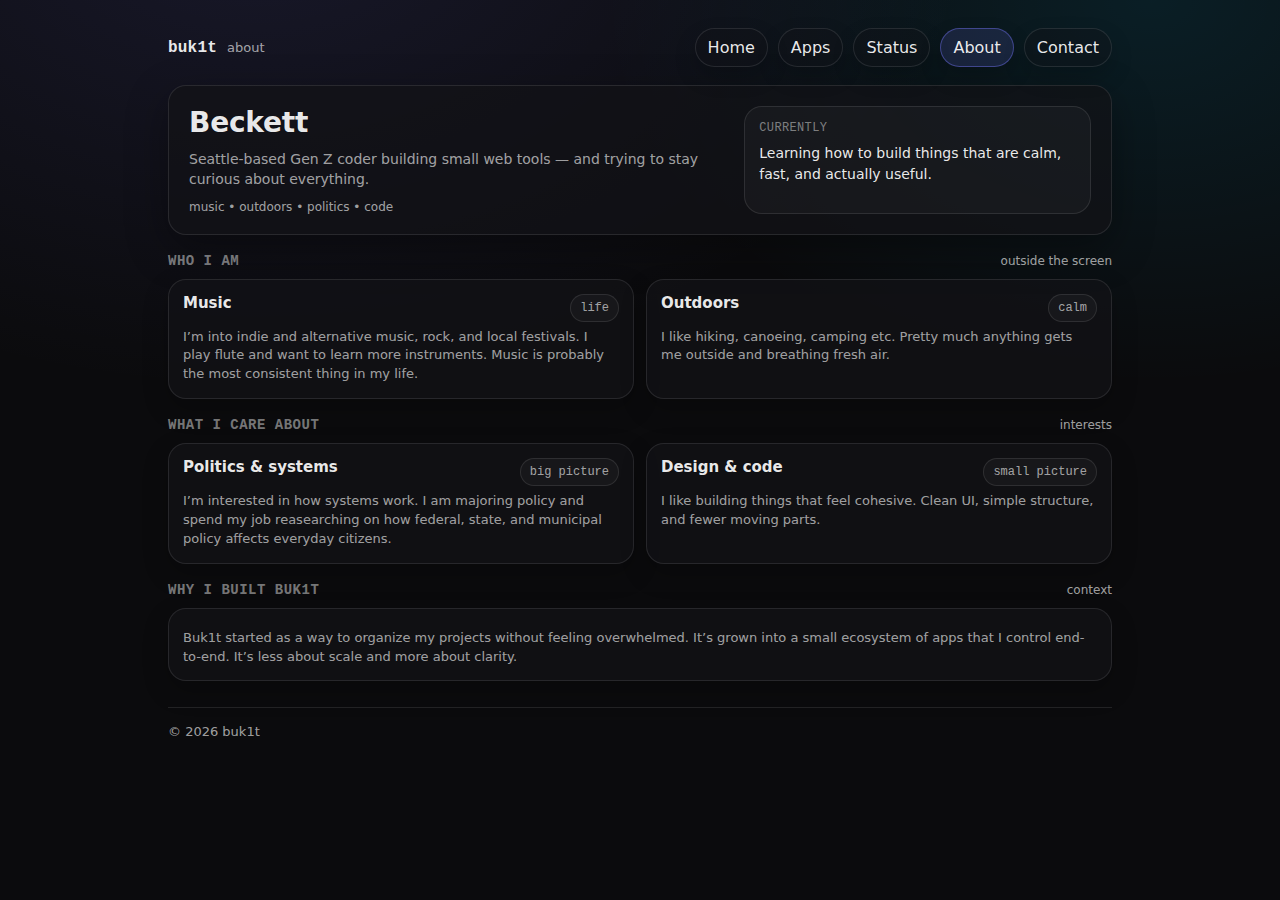
<file: about/index.html>
<!DOCTYPE html>
<html lang="en">
  <head>
    <meta charset="utf-8" />
    <meta name="viewport" content="width=device-width,initial-scale=1" />
    <title>buk1t • about</title>
    <meta name="description" content="About Beckett." />

    <!-- Buk1t shared favicon system -->
    <script
      type="module"
      src="https://api.buk1t.com/js/favicon.js"
      data-app-title="buk1t"
    ></script>

    <link rel="stylesheet" href="/css/app.css" />
  </head>
  <body>
    <div class="wrap">
      <div id="topbar" data-hint="about"></div>

      <!-- Personal hero -->
      <section class="hero hero-landing">
        <div class="hero-inner">
          <div class="hero-copy">
            <h1>Beckett</h1>
            <p>
              Seattle-based Gen Z coder building small web tools — and trying to
              stay curious about everything.
            </p>

            <div class="hero-meta">
              <span class="meta">music • outdoors • politics • code</span>
            </div>
          </div>

          <div class="hero-side">
            <div class="glass">
              <div class="kicker">Currently</div>
              <div class="quote">
                Learning how to build things that are calm, fast, and actually
                useful.
              </div>
            </div>
          </div>
        </div>
      </section>

      <!-- Who I am -->
      <section class="section">
        <div class="section-head">
          <h2>Who I am</h2>
          <div class="meta">outside the screen</div>
        </div>

        <div class="grid">
          <div class="card span-6">
            <div class="card-top">
              <h3 class="card-title">Music</h3>
              <span class="badge">life</span>
            </div>
            <p class="card-desc">
              I’m into indie and alternative music, rock, and local festivals. I
              play flute and want to learn more instruments. Music is probably
              the most consistent thing in my life.
            </p>
          </div>

          <div class="card span-6">
            <div class="card-top">
              <h3 class="card-title">Outdoors</h3>
              <span class="badge">calm</span>
            </div>
            <p class="card-desc">
              I like hiking, canoeing, camping etc. Pretty much anything gets me
              outside and breathing fresh air.
            </p>
          </div>
        </div>
      </section>

      <!-- What I care about -->
      <section class="section">
        <div class="section-head">
          <h2>What I care about</h2>
          <div class="meta">interests</div>
        </div>

        <div class="grid">
          <div class="card span-6">
            <div class="card-top">
              <h3 class="card-title">Politics & systems</h3>
              <span class="badge">big picture</span>
            </div>
            <p class="card-desc">
              I’m interested in how systems work. I am majoring policy and spend
              my job reasearching on how federal, state, and municipal policy
              affects everyday citizens.
            </p>
          </div>

          <div class="card span-6">
            <div class="card-top">
              <h3 class="card-title">Design & code</h3>
              <span class="badge">small picture</span>
            </div>
            <p class="card-desc">
              I like building things that feel cohesive. Clean UI, simple
              structure, and fewer moving parts.
            </p>
          </div>
        </div>
      </section>

      <!-- Why Buk1t exists (short, not dominant) -->
      <section class="section">
        <div class="section-head">
          <h2>Why I built Buk1t</h2>
          <div class="meta">context</div>
        </div>

        <div class="card span-12">
          <p class="card-desc">
            Buk1t started as a way to organize my projects without feeling
            overwhelmed. It’s grown into a small ecosystem of apps that I
            control end-to-end. It’s less about scale and more about clarity.
          </p>
        </div>
      </section>

      <footer class="footer">
        <div>© <span id="year"></span> buk1t</div>
        <div id="footer-links"></div>
      </footer>
    </div>

    <script type="module" src="/js/core/boot.js"></script>
    <script type="module" src="/js/pages/about.js"></script>
  </body>
</html>
</file>
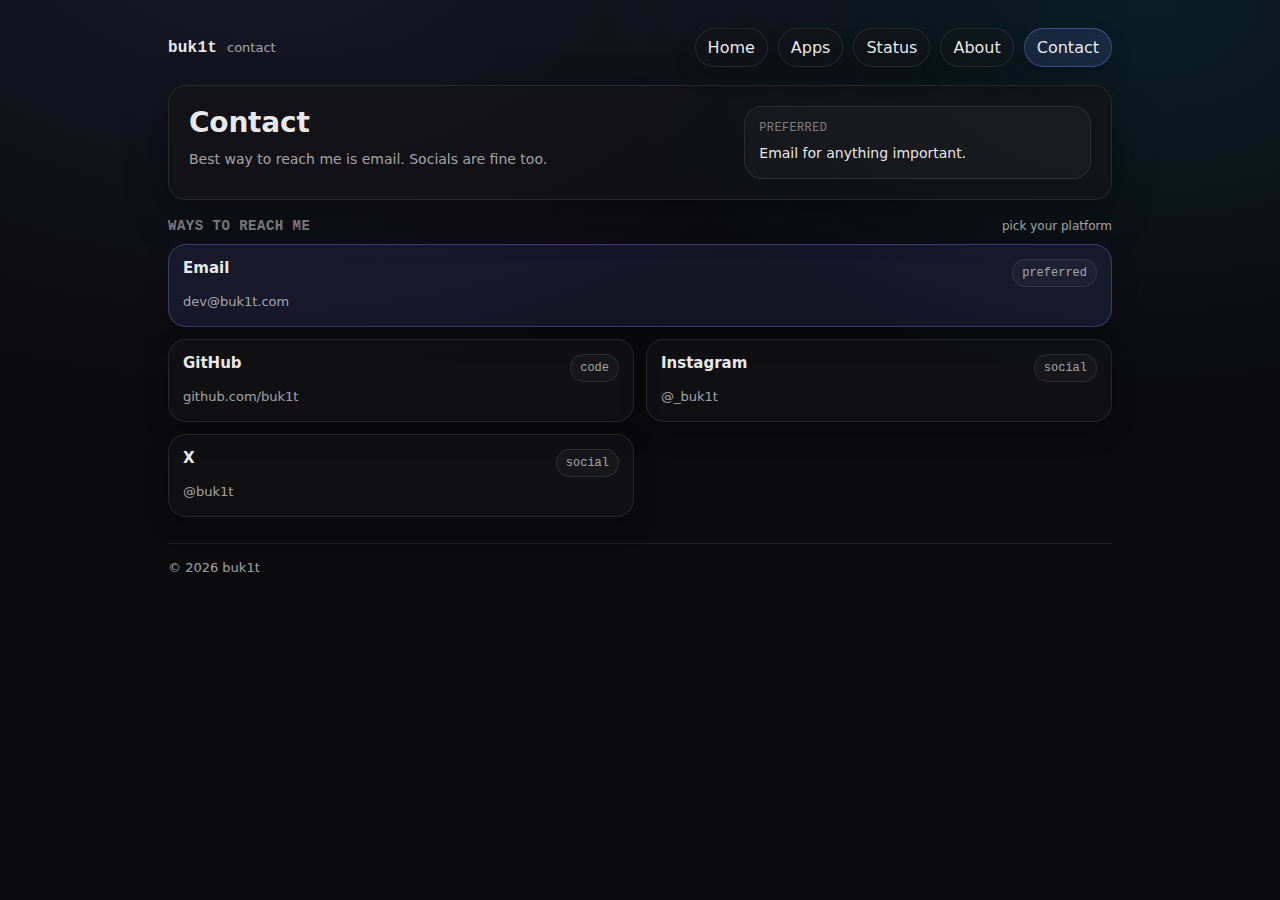
<file: contact/index.html>
<!DOCTYPE html>
<html lang="en">
  <head>
    <meta charset="utf-8" />
    <meta name="viewport" content="width=device-width,initial-scale=1" />
    <title>buk1t • contact</title>
    <meta name="description" content="Contact Beckett." />

    <!-- Buk1t shared favicon system -->
    <script
      type="module"
      src="https://api.buk1t.com/js/favicon.js"
      data-app-title="buk1t"
    ></script>

    <link rel="stylesheet" href="/css/app.css" />
  </head>
  <body>
    <div class="wrap">
      <div id="topbar" data-hint="contact"></div>

      <!-- Hero -->
      <section class="hero hero-landing">
        <div class="hero-inner">
          <div class="hero-copy">
            <h1>Contact</h1>
            <p>Best way to reach me is email. Socials are fine too.</p>
          </div>

          <div class="hero-side">
            <div class="glass">
              <div class="kicker">Preferred</div>
              <div class="quote">Email for anything important.</div>
            </div>
          </div>
        </div>
      </section>

      <!-- Contact Links -->
      <section class="section">
        <div class="section-head">
          <h2>Ways to reach me</h2>
          <div class="meta">pick your platform</div>
        </div>

        <div class="grid">
          <!-- Email (primary) -->
          <a class="card span-12 contact-primary" href="mailto:dev@buk1t.com">
            <div class="card-top">
              <h3 class="card-title">Email</h3>
              <span class="badge">preferred</span>
            </div>
            <p class="card-desc">dev@buk1t.com</p>
          </a>

          <!-- GitHub -->
          <a
            class="card span-6"
            href="https://github.com/buk1t"
            target="_blank"
            rel="noopener noreferrer"
          >
            <div class="card-top">
              <h3 class="card-title">GitHub</h3>
              <span class="badge">code</span>
            </div>
            <p class="card-desc">github.com/buk1t</p>
          </a>

          <!-- Instagram -->
          <a
            class="card span-6"
            href="https://instagram.com/_buk1t"
            target="_blank"
            rel="noopener noreferrer"
          >
            <div class="card-top">
              <h3 class="card-title">Instagram</h3>
              <span class="badge">social</span>
            </div>
            <p class="card-desc">@_buk1t</p>
          </a>

          <!-- X -->
          <a
            class="card span-6"
            href="https://x.com/_buk1t"
            target="_blank"
            rel="noopener noreferrer"
          >
            <div class="card-top">
              <h3 class="card-title">X</h3>
              <span class="badge">social</span>
            </div>
            <p class="card-desc">@buk1t</p>
          </a>
        </div>
      </section>

      <footer class="footer">
        <div>© <span id="year"></span> buk1t</div>
        <div id="footer-links"></div>
      </footer>
    </div>

    <script type="module" src="/js/core/boot.js"></script>
  </body>
</html>
</file>
<file: css/app.css>
@import url("./tokens.css");

* {
  box-sizing: border-box;
}
html,
body {
  height: 100%;
}

body {
  margin: 0;
  font-family: var(--sans);
  color: var(--text);
  background: radial-gradient(
      1200px 800px at 20% -10%,
      rgba(120, 120, 255, 0.12),
      transparent 60%
    ),
    radial-gradient(
      1000px 700px at 90% 0%,
      rgba(0, 200, 255, 0.1),
      transparent 55%
    ),
    var(--bg);
}

a {
  color: inherit;
  text-decoration: none;
}
a:hover {
  text-decoration: underline;
  text-underline-offset: 3px;
}

.wrap {
  max-width: var(--max);
  margin: 0 auto;
  padding: 28px 18px 60px;
}

.topbar {
  display: flex;
  align-items: center;
  justify-content: space-between;
  gap: 14px;
  margin-bottom: 18px;
}

.brand {
  display: inline-flex;
  gap: 10px;
  align-items: baseline;
}

.brand .name {
  font-family: var(--mono);
  letter-spacing: 0.2px;
  font-weight: 650;
}

.brand .hint {
  color: var(--muted);
  font-size: 13px;
}

.nav {
  display: inline-flex;
  gap: 10px;
  align-items: center;
}

.pill {
  display: inline-flex;
  align-items: center;
  gap: 8px;
  padding: 9px 12px;
  border: 1px solid var(--stroke);
  background: var(--panel2);
  border-radius: 999px;
  box-shadow: 0 10px 22px rgba(0, 0, 0, 0.18);
}

/* active nav pill */
.pill.is-active {
  border-color: rgba(120, 120, 255, 0.42);
  background: rgba(120, 120, 255, 0.14);
}

.pill:hover {
  border-color: var(--stroke2);
  text-decoration: none;
}

.hero {
  padding: 18px 18px;
  border: 1px solid var(--stroke);
  background: var(--panel);
  border-radius: var(--radius);
  box-shadow: var(--shadow);
  margin: 10px 0 18px;
}

.hero h1 {
  margin: 0 0 6px;
  font-size: 20px;
  font-weight: 650;
  letter-spacing: 0.1px;
}

.hero p {
  margin: 0;
  color: var(--muted);
  line-height: 1.45;
}

.section {
  margin-top: 18px;
}

.section-head {
  display: flex;
  align-items: baseline;
  justify-content: space-between;
  gap: 12px;
  margin: 0 0 10px;
}

.section-head h2 {
  margin: 0;
  font-size: 14px;
  font-family: var(--mono);
  letter-spacing: 0.5px;
  color: var(--faint);
  font-weight: 650;
  text-transform: uppercase;
}

.section-head .meta {
  font-size: 12px;
  color: var(--muted);
}

.grid {
  display: grid;
  gap: 12px;
  grid-template-columns: repeat(12, 1fr);
}

.card {
  grid-column: span 12;
  border: 1px solid var(--stroke);
  background: var(--panel);
  border-radius: var(--radius);
  padding: 14px 14px;
  box-shadow: 0 10px 26px rgba(0, 0, 0, 0.22);
}

@media (min-width: 720px) {
  .card.span-6 {
    grid-column: span 6;
  }
  .card.span-4 {
    grid-column: span 4;
  }
}

.card-top {
  display: flex;
  justify-content: space-between;
  gap: 10px;
  align-items: flex-start;
}

.card-title {
  margin: 0;
  font-weight: 650;
  font-size: 15px;
}

.card-desc {
  margin: 6px 0 0;
  color: var(--muted);
  line-height: 1.45;
  font-size: 13px;
}

.tags {
  display: flex;
  flex-wrap: wrap;
  gap: 6px;
  margin-top: 10px;
}

.tag {
  font-family: var(--mono);
  font-size: 12px;
  color: var(--muted);
  border: 1px solid var(--stroke);
  background: rgba(255, 255, 255, 0.03);
  border-radius: 999px;
  padding: 5px 9px;
}

.badge {
  font-family: var(--mono);
  font-size: 12px;
  border: 1px solid var(--stroke);
  background: rgba(255, 255, 255, 0.03);
  padding: 6px 9px;
  border-radius: 999px;
  color: var(--muted);
  white-space: nowrap;
}

.footer {
  margin-top: 26px;
  padding-top: 16px;
  border-top: 1px solid var(--stroke);
  color: var(--muted);
  font-size: 13px;
  display: flex;
  justify-content: space-between;
  gap: 14px;
  flex-wrap: wrap;
}

.notice {
  border: 1px dashed var(--stroke2);
  background: rgba(255, 255, 255, 0.04);
  border-radius: var(--radius);
  padding: 12px 14px;
  color: var(--muted);
  font-size: 13px;
}

/* ---------- Landing polish ---------- */

.hero-landing {
  padding: 20px;
}

.hero-inner {
  display: grid;
  gap: 16px;
  grid-template-columns: 1fr;
}

@media (min-width: 860px) {
  .hero-inner {
    grid-template-columns: 1.4fr 0.9fr;
    align-items: stretch;
  }
}

.hero-copy h1 {
  font-size: 28px;
  letter-spacing: -0.2px;
  margin-bottom: 10px;
}

.hero-copy p {
  font-size: 14px;
  max-width: 62ch;
}

.cta-row {
  display: flex;
  gap: 10px;
  flex-wrap: wrap;
  margin-top: 14px;
}

.btn {
  display: inline-flex;
  align-items: center;
  justify-content: center;
  gap: 8px;
  padding: 10px 13px;
  border-radius: 999px;
  border: 1px solid var(--stroke);
  background: rgba(255, 255, 255, 0.04);
  text-decoration: none !important;
  box-shadow: 0 10px 22px rgba(0, 0, 0, 0.18);
}

.btn:hover {
  border-color: var(--stroke2);
}

.btn.primary {
  background: rgba(120, 120, 255, 0.18);
  border-color: rgba(120, 120, 255, 0.28);
}

.hero-meta {
  margin-top: 10px;
  color: var(--muted);
  font-size: 12px;
}

.hero-side .glass {
  height: 100%;
  border-radius: var(--radius);
  border: 1px solid var(--stroke);
  background: rgba(255, 255, 255, 0.03);
  padding: 14px 14px;
}

.kicker {
  font-family: var(--mono);
  text-transform: uppercase;
  letter-spacing: 0.35px;
  font-size: 12px;
  color: var(--faint);
}

.quote {
  margin-top: 8px;
  line-height: 1.5;
  color: var(--text);
  font-size: 14px;
}

/* Featured gets a bit more “product tile” feel */
#featured-grid .card {
  padding: 16px;
}

#featured-grid .card-title {
  font-size: 16px;
}

#featured-grid .card-desc {
  font-size: 13px;
}

.stack {
  display: grid;
  gap: 12px;
}

.contact-primary {
  border-color: rgba(120, 120, 255, 0.35);
  background: rgba(120, 120, 255, 0.1);
}
</file>
